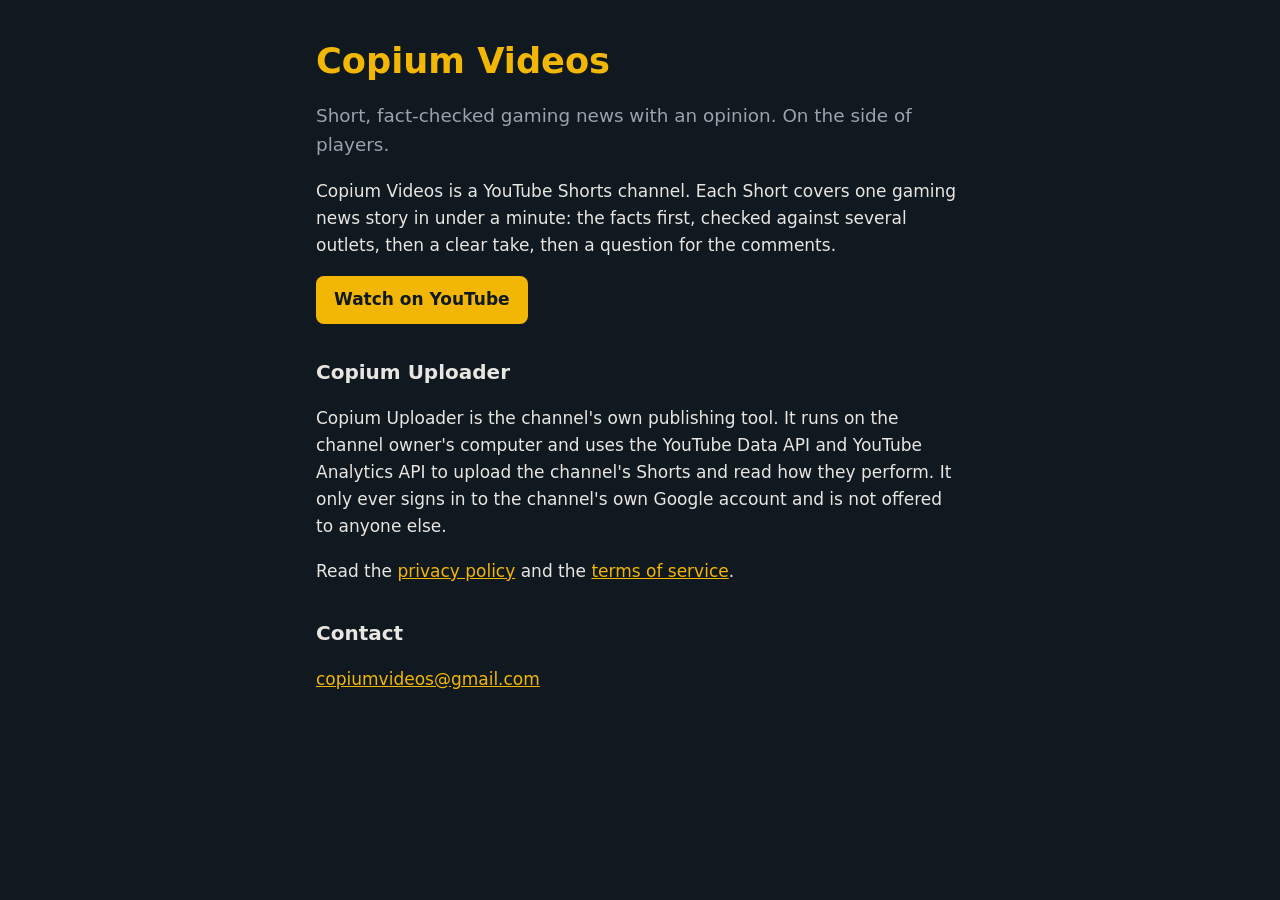
<file: index.html>
<!doctype html>
<html lang="en">
<head>
<meta charset="utf-8">
<meta name="viewport" content="width=device-width, initial-scale=1">
<title>Copium Videos</title>
<meta name="description" content="Copium Videos: short, fact-checked gaming news with an opinion.">
<link rel="stylesheet" href="style.css">
</head>
<body>
<main>
  <h1>Copium Videos</h1>
  <p class="lead">Short, fact-checked gaming news with an opinion. On the side of players.</p>

  <p>Copium Videos is a YouTube Shorts channel. Each Short covers one gaming news story in under a minute:
  the facts first, checked against several outlets, then a clear take, then a question for the comments.</p>

  <p><a class="button" href="https://www.youtube.com/@copium-videos">Watch on YouTube</a></p>

  <h2>Copium Uploader</h2>
  <p>Copium Uploader is the channel's own publishing tool. It runs on the channel owner's computer and uses the
  YouTube Data API and YouTube Analytics API to upload the channel's Shorts and read how they perform. It only
  ever signs in to the channel's own Google account and is not offered to anyone else.</p>
  <p>Read the <a href="privacy.html">privacy policy</a> and the <a href="terms.html">terms of service</a>.</p>

  <h2>Contact</h2>
  <p><a href="mailto:copiumvideos@gmail.com">copiumvideos@gmail.com</a></p>
</main>
</body>
</html>
</file>
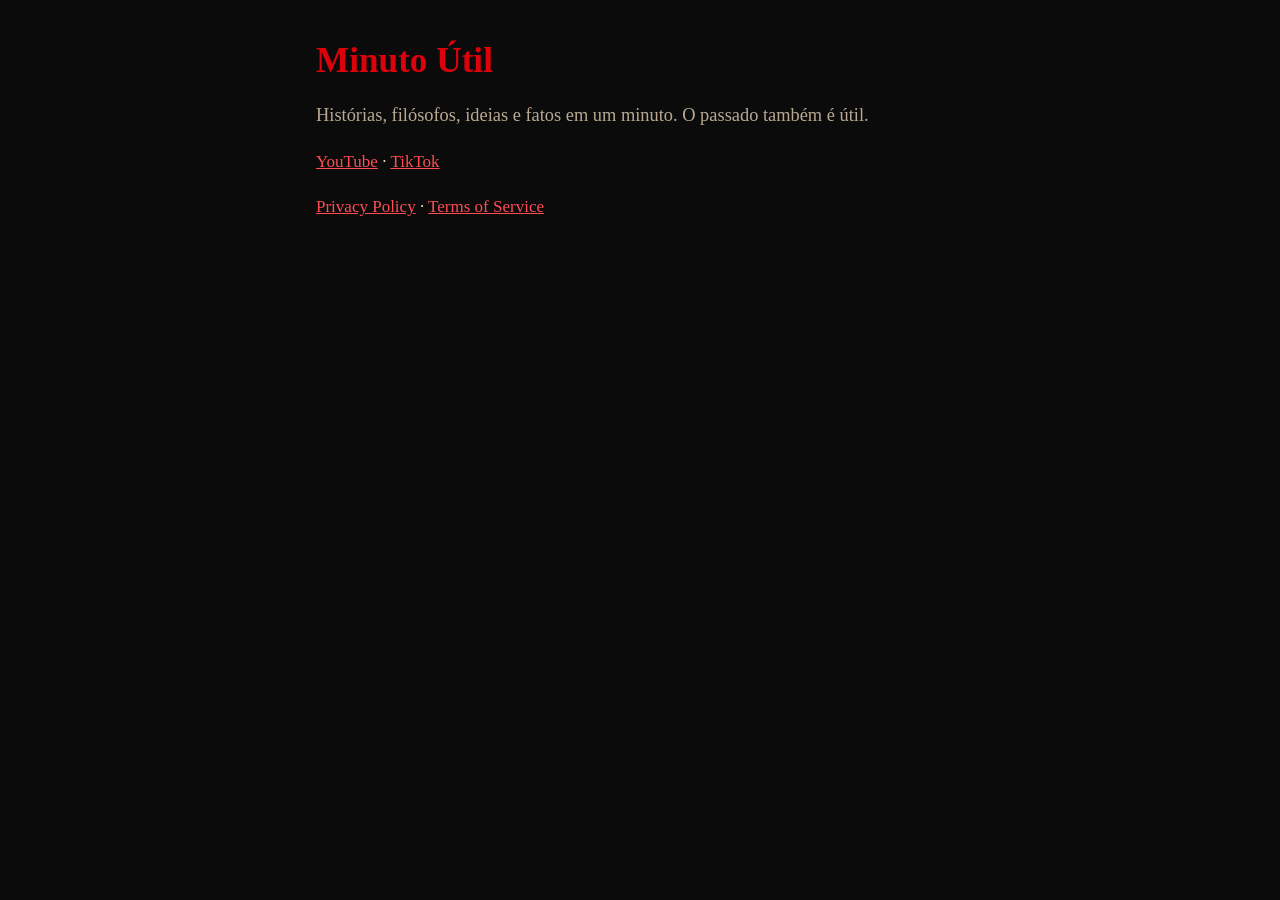
<file: minuto-util/index.html>
<!doctype html>
<html lang="pt-BR">
<head>
<meta charset="utf-8">
<meta name="viewport" content="width=device-width, initial-scale=1">
<title>Minuto Útil</title>
<link rel="stylesheet" href="style.css">
</head>
<body>
<main>
  <h1>Minuto Útil</h1>
  <p class="lead">Histórias, filósofos, ideias e fatos em um minuto. O passado também é útil.</p>
  <p><a href="https://www.youtube.com/channel/UCNath7BzjeX3ehJCA7cNYAA">YouTube</a> ·
  <a href="https://www.tiktok.com/@minutoutilvideos">TikTok</a></p>
  <p><a href="privacy.html">Privacy Policy</a> · <a href="terms.html">Terms of Service</a></p>
</main>
</body>
</html>
</file>
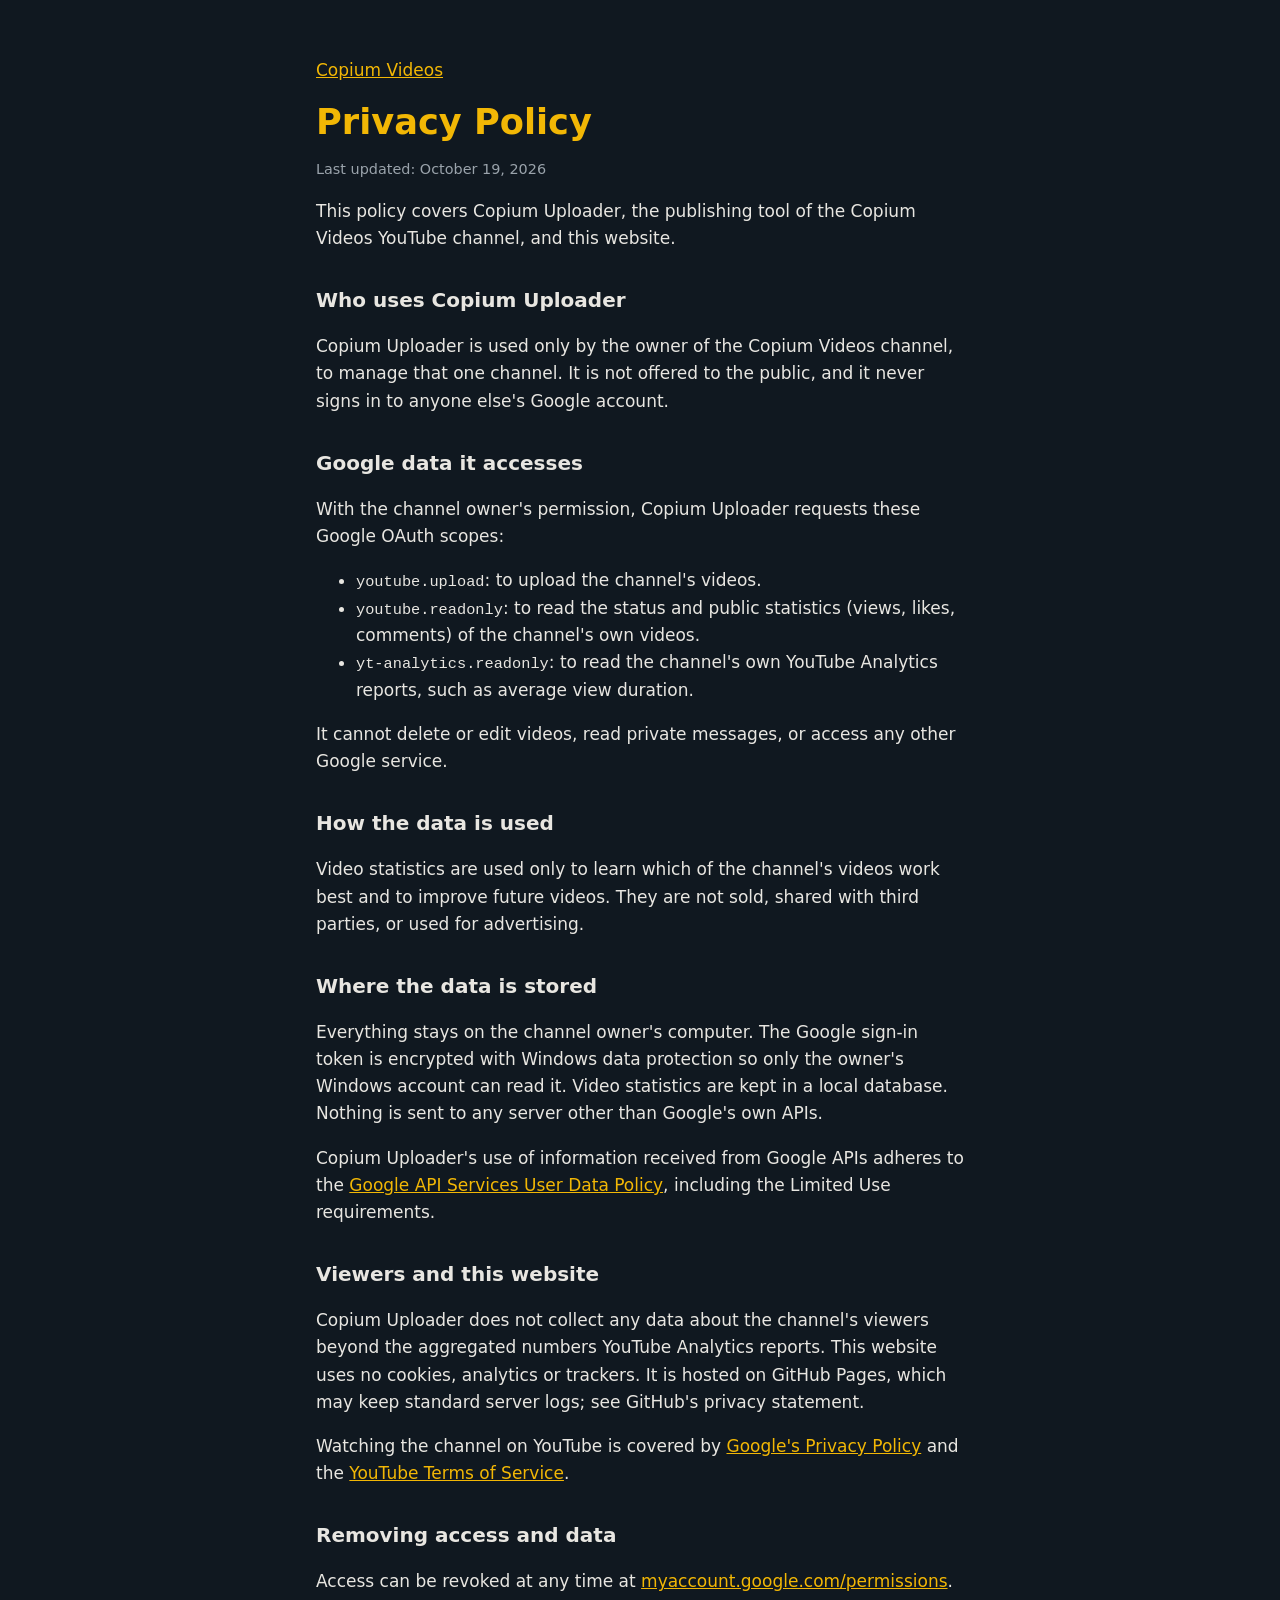
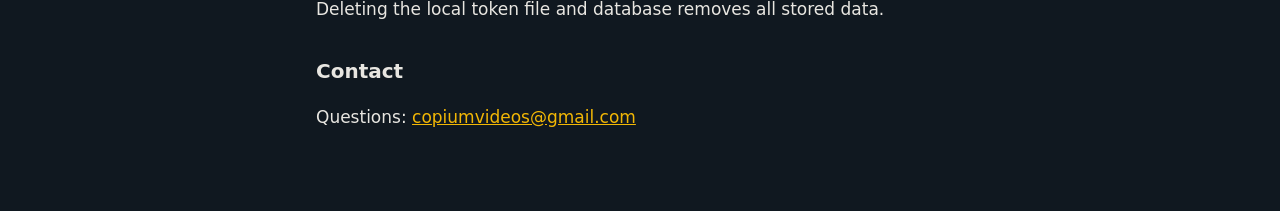
<file: privacy.html>
<!doctype html>
<html lang="en">
<head>
<meta charset="utf-8">
<meta name="viewport" content="width=device-width, initial-scale=1">
<title>Privacy Policy</title>
<link rel="stylesheet" href="style.css">
</head>
<body>
<main>
  <p><a href="index.html">Copium Videos</a></p>
  <h1>Privacy Policy</h1>
  <p class="meta">Last updated: October 19, 2026</p>

  <p>This policy covers Copium Uploader, the publishing tool of the Copium Videos YouTube channel, and this website.</p>

  <h2>Who uses Copium Uploader</h2>
  <p>Copium Uploader is used only by the owner of the Copium Videos channel, to manage that one channel. It is not
  offered to the public, and it never signs in to anyone else's Google account.</p>

  <h2>Google data it accesses</h2>
  <p>With the channel owner's permission, Copium Uploader requests these Google OAuth scopes:</p>
  <ul>
    <li><code>youtube.upload</code>: to upload the channel's videos.</li>
    <li><code>youtube.readonly</code>: to read the status and public statistics (views, likes, comments) of the channel's own videos.</li>
    <li><code>yt-analytics.readonly</code>: to read the channel's own YouTube Analytics reports, such as average view duration.</li>
  </ul>
  <p>It cannot delete or edit videos, read private messages, or access any other Google service.</p>

  <h2>How the data is used</h2>
  <p>Video statistics are used only to learn which of the channel's videos work best and to improve future videos.
  They are not sold, shared with third parties, or used for advertising.</p>

  <h2>Where the data is stored</h2>
  <p>Everything stays on the channel owner's computer. The Google sign-in token is encrypted with Windows data
  protection so only the owner's Windows account can read it. Video statistics are kept in a local database.
  Nothing is sent to any server other than Google's own APIs.</p>
  <p>Copium Uploader's use of information received from Google APIs adheres to the
  <a href="https://developers.google.com/terms/api-services-user-data-policy">Google API Services User Data Policy</a>,
  including the Limited Use requirements.</p>

  <h2>Viewers and this website</h2>
  <p>Copium Uploader does not collect any data about the channel's viewers beyond the aggregated numbers YouTube
  Analytics reports. This website uses no cookies, analytics or trackers. It is hosted on GitHub Pages, which may keep
  standard server logs; see GitHub's privacy statement.</p>
  <p>Watching the channel on YouTube is covered by <a href="https://policies.google.com/privacy">Google's Privacy Policy</a>
  and the <a href="https://www.youtube.com/t/terms">YouTube Terms of Service</a>.</p>

  <h2>Removing access and data</h2>
  <p>Access can be revoked at any time at <a href="https://myaccount.google.com/permissions">myaccount.google.com/permissions</a>.
  Deleting the local token file and database removes all stored data.</p>

  <h2>Contact</h2>
  <p>Questions: <a href="mailto:copiumvideos@gmail.com">copiumvideos@gmail.com</a></p>
</main>
</body>
</html>
</file>
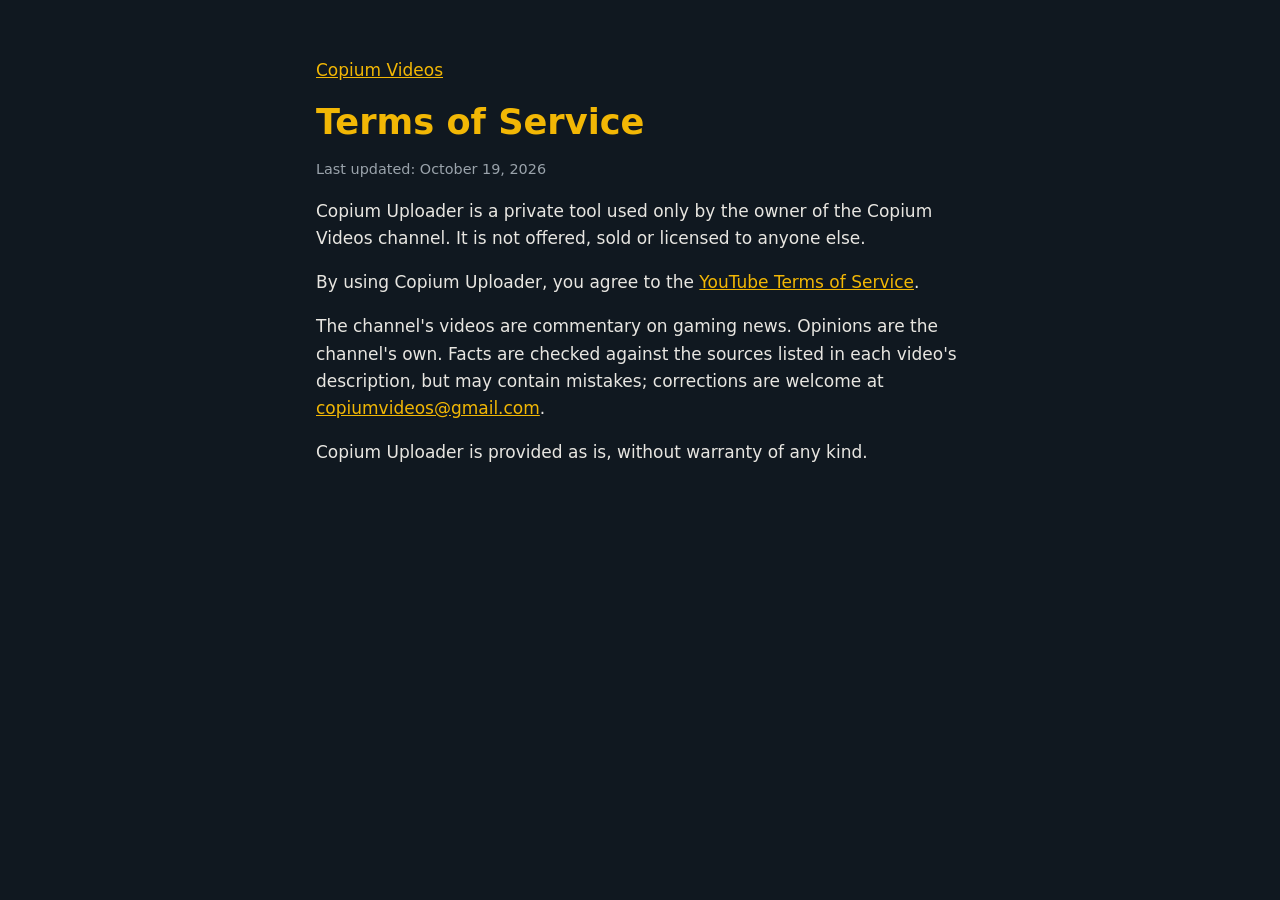
<file: terms.html>
<!doctype html>
<html lang="en">
<head>
<meta charset="utf-8">
<meta name="viewport" content="width=device-width, initial-scale=1">
<title>Terms of Service</title>
<link rel="stylesheet" href="style.css">
</head>
<body>
<main>
  <p><a href="index.html">Copium Videos</a></p>
  <h1>Terms of Service</h1>
  <p class="meta">Last updated: October 19, 2026</p>

  <p>Copium Uploader is a private tool used only by the owner of the Copium Videos channel. It is not offered,
  sold or licensed to anyone else.</p>
  <p>By using Copium Uploader, you agree to the <a href="https://www.youtube.com/t/terms">YouTube Terms of Service</a>.</p>
  <p>The channel's videos are commentary on gaming news. Opinions are the channel's own. Facts are checked against
  the sources listed in each video's description, but may contain mistakes; corrections are welcome at
  <a href="mailto:copiumvideos@gmail.com">copiumvideos@gmail.com</a>.</p>
  <p>Copium Uploader is provided as is, without warranty of any kind.</p>
</main>
</body>
</html>
</file>
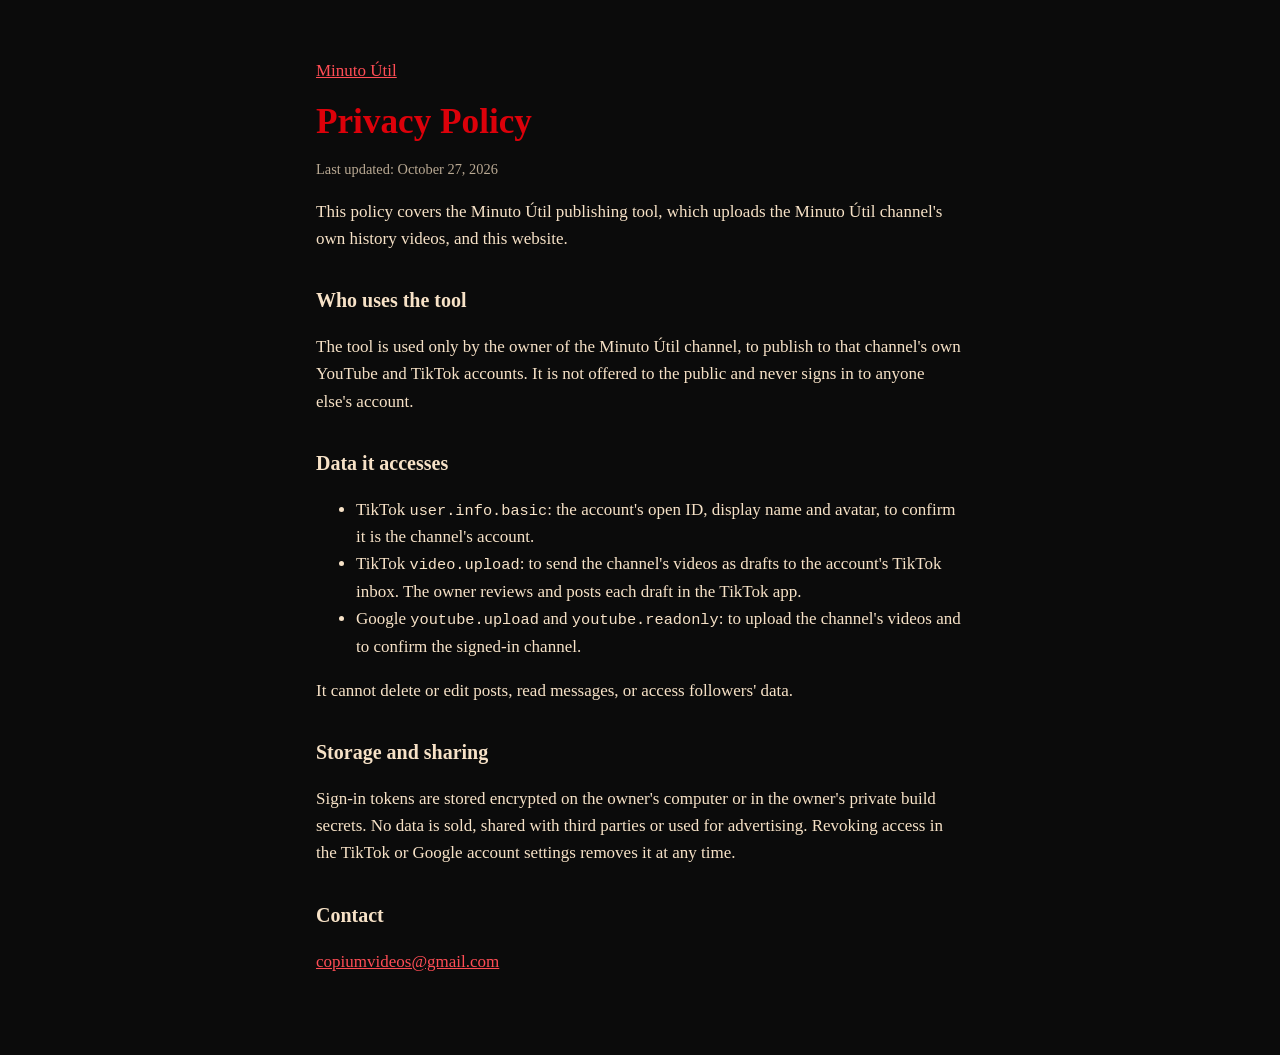
<file: minuto-util/privacy.html>
<!doctype html>
<html lang="en">
<head>
<meta charset="utf-8">
<meta name="viewport" content="width=device-width, initial-scale=1">
<title>Privacy Policy</title>
<link rel="stylesheet" href="style.css">
</head>
<body>
<main>
  <p><a href="index.html">Minuto Útil</a></p>
  <h1>Privacy Policy</h1>
  <p class="meta">Last updated: October 27, 2026</p>

  <p>This policy covers the Minuto Útil publishing tool, which uploads the Minuto Útil channel's own history videos,
  and this website.</p>

  <h2>Who uses the tool</h2>
  <p>The tool is used only by the owner of the Minuto Útil channel, to publish to that channel's own YouTube and
  TikTok accounts. It is not offered to the public and never signs in to anyone else's account.</p>

  <h2>Data it accesses</h2>
  <ul>
    <li>TikTok <code>user.info.basic</code>: the account's open ID, display name and avatar, to confirm it is the
    channel's account.</li>
    <li>TikTok <code>video.upload</code>: to send the channel's videos as drafts to the account's TikTok inbox. The
    owner reviews and posts each draft in the TikTok app.</li>
    <li>Google <code>youtube.upload</code> and <code>youtube.readonly</code>: to upload the channel's videos and to
    confirm the signed-in channel.</li>
  </ul>
  <p>It cannot delete or edit posts, read messages, or access followers' data.</p>

  <h2>Storage and sharing</h2>
  <p>Sign-in tokens are stored encrypted on the owner's computer or in the owner's private build secrets. No data is
  sold, shared with third parties or used for advertising. Revoking access in the TikTok or Google account settings
  removes it at any time.</p>

  <h2>Contact</h2>
  <p><a href="mailto:copiumvideos@gmail.com">copiumvideos@gmail.com</a></p>
</main>
</body>
</html>
</file>
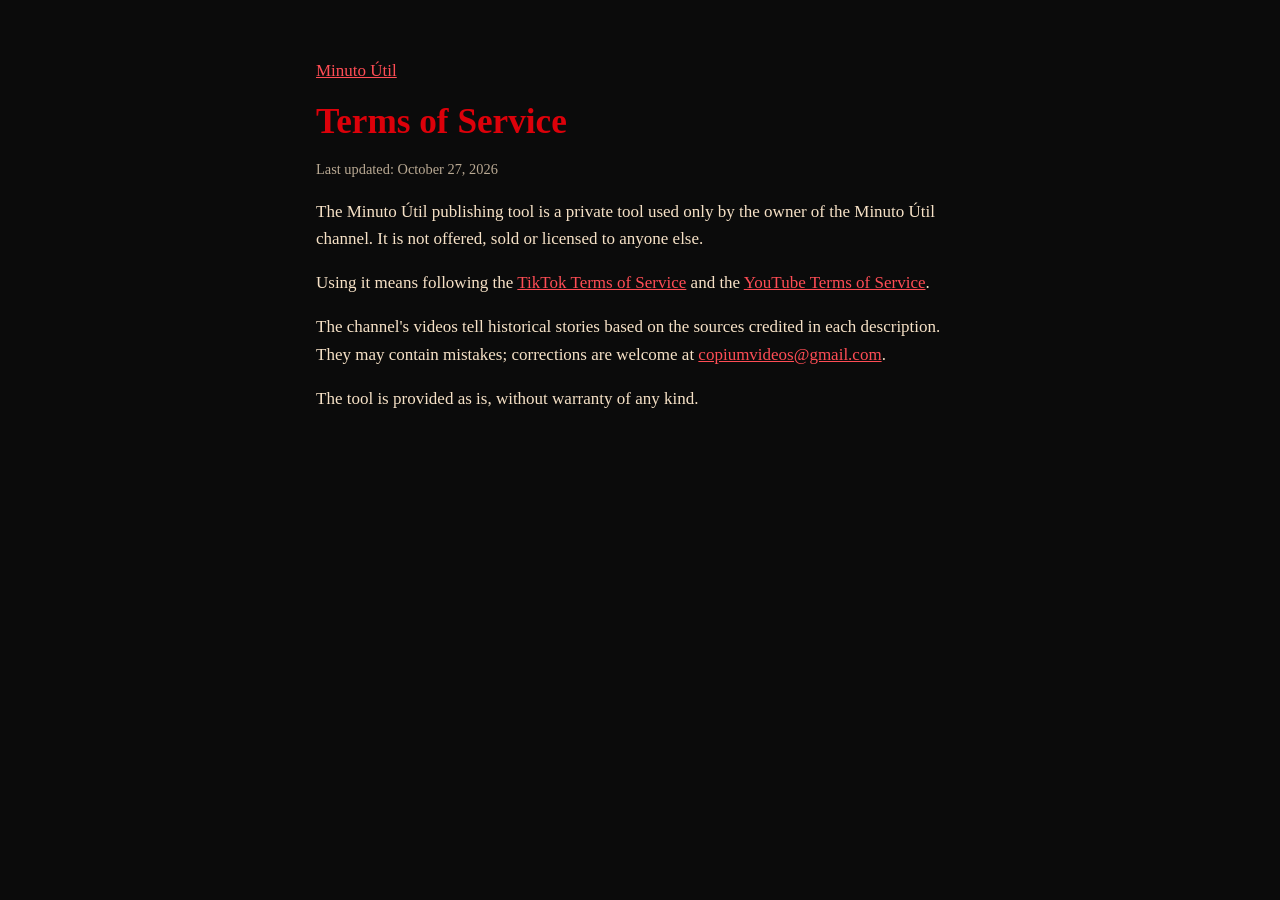
<file: minuto-util/terms.html>
<!doctype html>
<html lang="en">
<head>
<meta charset="utf-8">
<meta name="viewport" content="width=device-width, initial-scale=1">
<title>Terms of Service</title>
<link rel="stylesheet" href="style.css">
</head>
<body>
<main>
  <p><a href="index.html">Minuto Útil</a></p>
  <h1>Terms of Service</h1>
  <p class="meta">Last updated: October 27, 2026</p>

  <p>The Minuto Útil publishing tool is a private tool used only by the owner of the Minuto Útil channel. It is not
  offered, sold or licensed to anyone else.</p>
  <p>Using it means following the <a href="https://www.tiktok.com/legal/terms-of-service">TikTok Terms of Service</a>
  and the <a href="https://www.youtube.com/t/terms">YouTube Terms of Service</a>.</p>
  <p>The channel's videos tell historical stories based on the sources credited in each description. They may contain
  mistakes; corrections are welcome at <a href="mailto:copiumvideos@gmail.com">copiumvideos@gmail.com</a>.</p>
  <p>The tool is provided as is, without warranty of any kind.</p>
</main>
</body>
</html>
</file>
<file: style.css>
:root { --bg: #101820; --fg: #e8e6e1; --muted: #9aa3ab; --accent: #f2b705; }
* { box-sizing: border-box; }
body { margin: 0; background: var(--bg); color: var(--fg); font: 17px/1.6 system-ui, -apple-system, "Segoe UI", sans-serif; }
main { max-width: 680px; margin: 0 auto; padding: 40px 16px 64px; }
h1 { font-size: 2.2rem; line-height: 1.2; margin: 0 0 8px; color: var(--accent); }
h2 { font-size: 1.25rem; margin: 32px 0 8px; }
a { color: var(--accent); }
code { font-size: .9em; }
.lead { font-size: 1.15rem; color: var(--muted); }
.meta { color: var(--muted); font-size: .9rem; }
.button { display: inline-block; padding: 10px 18px; border-radius: 8px; background: var(--accent); color: #101820; font-weight: 700; text-decoration: none; }
</file>
<file: minuto-util/style.css>
:root { --bg: #0b0b0b; --fg: #f7e2c7; --muted: #b9a993; --accent: #dc010a; }
* { box-sizing: border-box; }
body { margin: 0; background: var(--bg); color: var(--fg); font: 17px/1.6 Georgia, "Times New Roman", serif; }
main { max-width: 680px; margin: 0 auto; padding: 40px 16px 64px; }
h1 { font-size: 2.2rem; line-height: 1.2; margin: 0 0 8px; color: var(--accent); }
h2 { font-size: 1.25rem; margin: 32px 0 8px; }
a { color: #ff4d55; }
code { font-size: .9em; }
.lead { font-size: 1.15rem; color: var(--muted); }
.meta { color: var(--muted); font-size: .9rem; }
</file>
